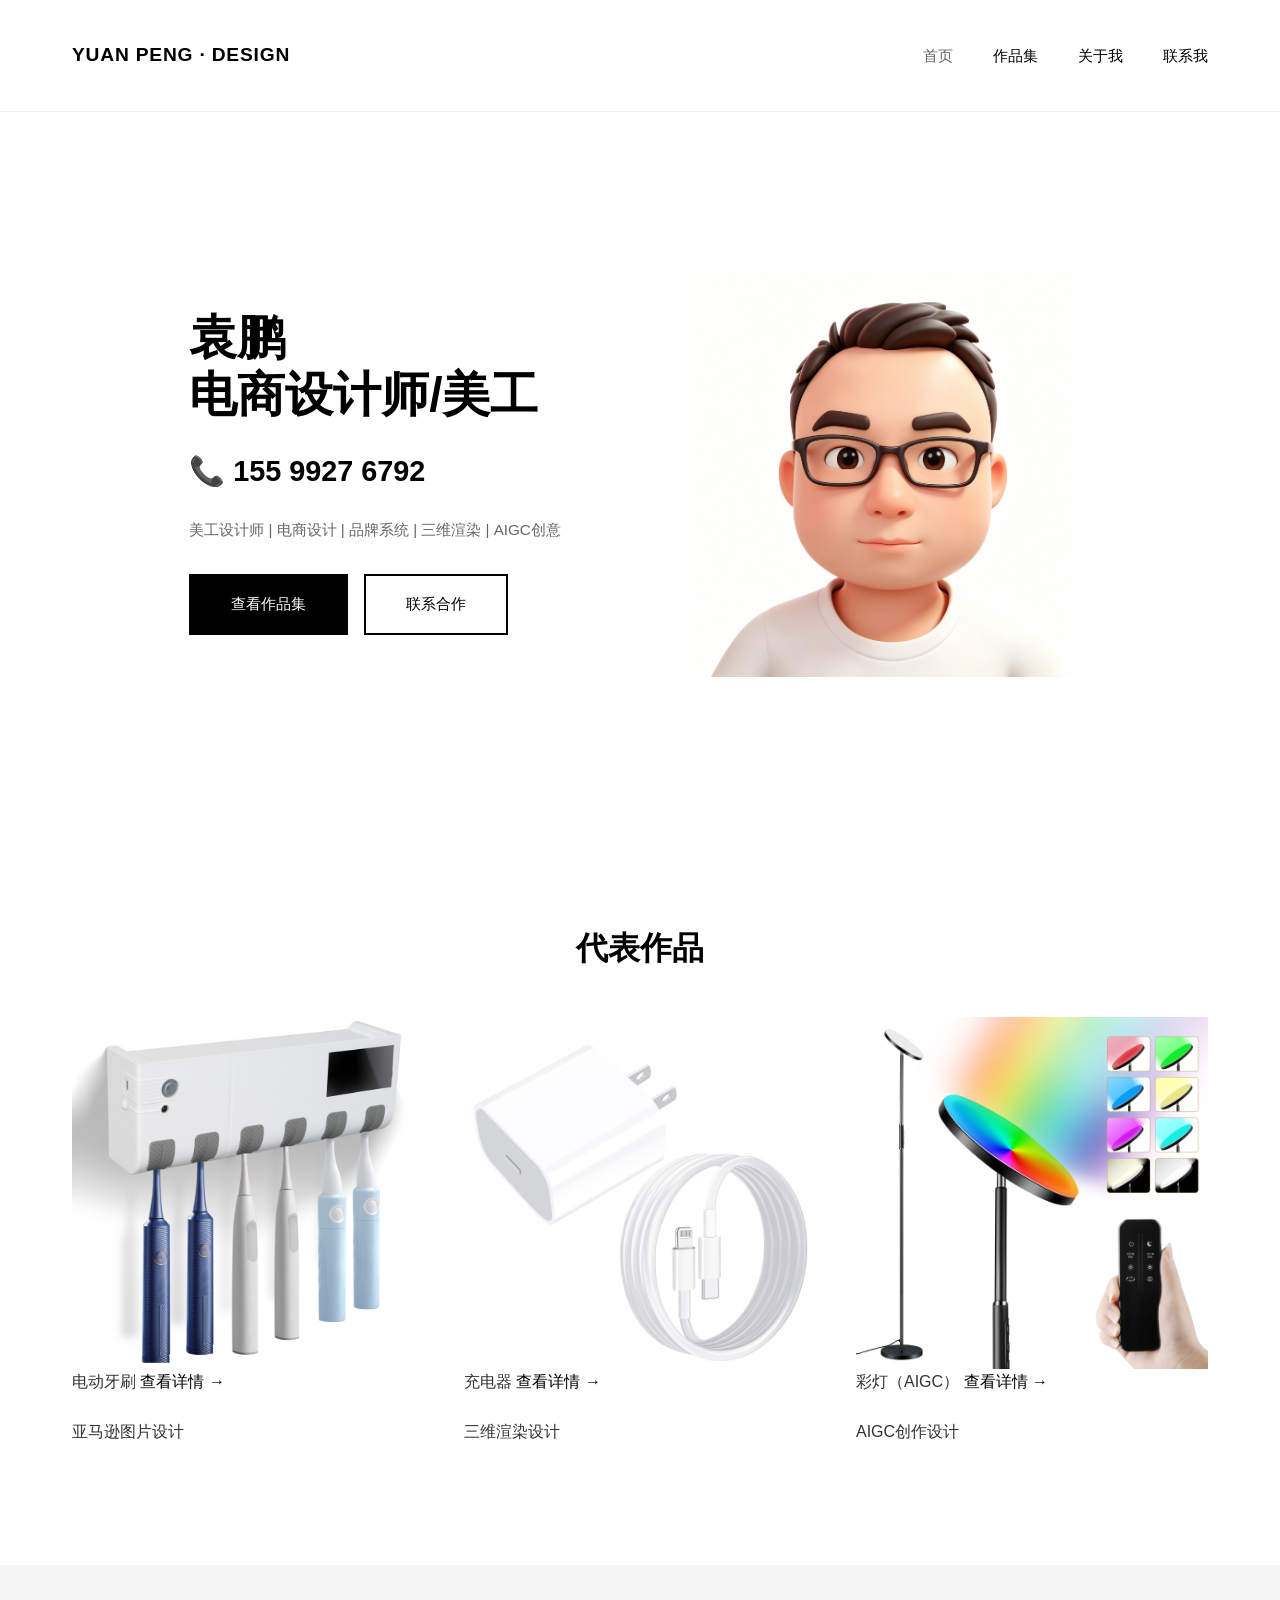
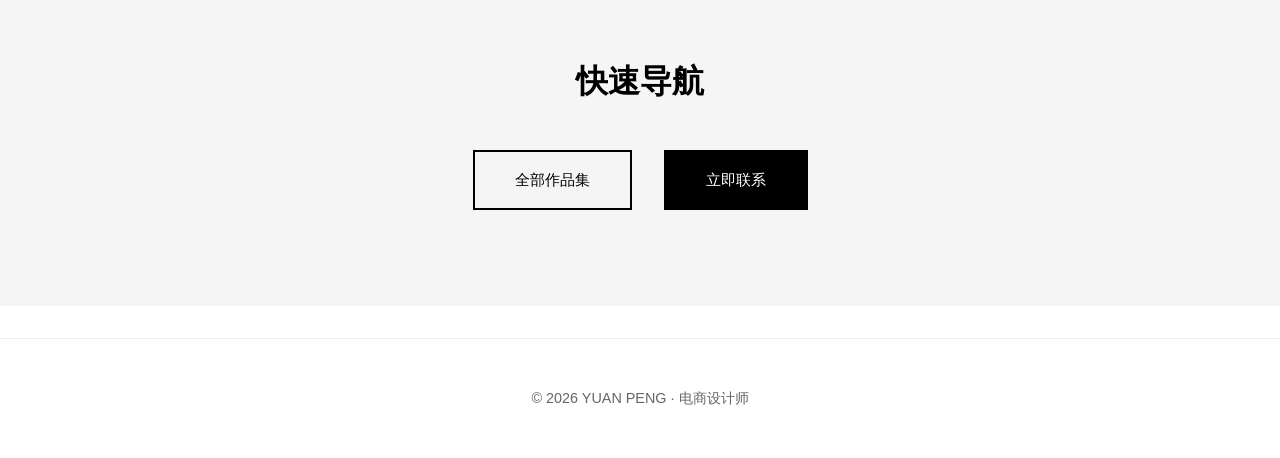
<file: index.html>
<!DOCTYPE html>
<html lang="zh-CN">
<head>
  <meta charset="UTF-8">
  <meta name="viewport" content="width=device-width, initial-scale=1.0">
  <title>袁 鹏 - 电商设计师 | 我的作品集</title>
  <meta name="description" content="专注电商设计、美工设计、AIGC创作，极简高级感设计风格，欢迎合作咨询。">
  <link rel="stylesheet" href="css/style.css">
</head>
<body>
<!-- 导航栏（和原代码完全一致，无改动） -->
<nav class="navbar">
  <div class="container nav-wrap">
    <a href="index.html" class="logo">YUAN PENG · DESIGN</a>
    <ul class="nav-menu">
      <li><a href="index.html" class="active">首页</a></li>
      <li><a href="portfolio.html">作品集</a></li>
      <li><a href="about.html">关于我</a></li>
      <li><a href="contact.html">联系我</a></li>
    </ul>
    <button class="hamburger">☰</button>
  </div>
</nav>

<!-- 英雄区（和原代码完全一致，无改动） -->
<section class="hero">
  <div class="container">
    <div class="hero-content">
      <div class="hero-text-side">
        <h1>袁鹏<br>电商设计师/美工</h1>
        <p class="phone">📞 155 9927 6792</p>
        <p class="tags">美工设计师 | 电商设计 | 品牌系统 | 三维渲染 | AIGC创意</p>
        <div class="hero-buttons">
          <a href="portfolio.html" class="btn btn-primary">查看作品集</a>
          <a href="contact.html" class="btn btn-outline">联系合作</a>
        </div>
      </div>
      <div class="hero-image-side">
        <img src="images/avatar.jpg" alt="袁鹏的形象照" class="hero-img">
      </div>
    </div>
  </div>
</section>

<!-- 代表作品（仅修改3处文字链接，和「查看详情」功能完全一致） -->
<section class="works-section">
  <div class="container">
    <h2>代表作品</h2>
    <div class="grid">
      <!-- 电动牙刷项目：红色方框文字添加跳转链接 -->
      <div class="work-item">
        <img src="images/dd-yashua/DDYS-1.jpg" alt="电动牙刷">
        <p class="work-title">电动牙刷 <a href="work-detail.html?product=dd-yashua" class="view-detail">查看详情 →</a></p>
        <!-- 改动区域：和「查看详情」用同一个链接地址，样式和原文字完全一致 -->
        <span style="background-color: #ffff99;"><p class="work-type"><a href="work-detail.html?product=dd-yashua" style="color: inherit; text-decoration: none;">亚马逊图片设计</a></p></span>
      </div>

      <!-- 充电器项目：同步添加跳转链接 -->
      <div class="work-item">
        <img src="images/chongdianqiXR/CDQ-1.jpg" alt="充电器">
        <p class="work-title">充电器 <a href="work-detail.html?product=chongdianqiXR" class="view-detail">查看详情 →</a></p>
        <span style="background-color: #ffff99;"><p class="work-type"><a href="work-detail.html?product=chongdianqiXR" style="color: inherit; text-decoration: none;">三维渲染设计</a></p></span>
      </div>

      <!-- 彩灯项目：同步添加跳转链接 -->
      <div class="work-item">
        <img src="images/Caideng/CD-1.jpg" alt="彩灯">
        <p class="work-title">彩灯（AIGC） <a href="work-detail.html?product=Caideng" class="view-detail">查看详情 →</a></p>
        <span style="background-color: #ffff99;"><p class="work-type"><a href="work-detail.html?product=Caideng" style="color: inherit; text-decoration: none;">AIGC创作设计</a></p></span>
      </div>
    </div>
  </div>
</section>

<!-- 快捷入口（和原代码完全一致，无改动） -->
<section class="cta-section" style="background:var(--light-gray)">
  <div class="container" style="text-align:center">
    <h2>快速导航</h2>
    <div style="margin-top:2rem; display:flex; gap:2rem; justify-content:center; flex-wrap:wrap">
      <a href="portfolio.html" class="btn">全部作品集</a>
      <a href="contact.html" class="btn btn-primary">立即联系</a>
    </div>
  </div>
</section>

<!-- 页脚（和原代码完全一致，无改动） -->
<footer class="footer">
  <div class="container">
    <p>© 2026 YUAN PENG · 电商设计师</p>
  </div>
</footer>

<!-- 汉堡菜单交互JS（和原代码完全一致，无改动） -->
<script>
const hamburger = document.querySelector('.hamburger');
const navMenu = document.querySelector('.nav-menu');
hamburger.addEventListener('click', () => {
  navMenu.classList.toggle('active');
  hamburger.textContent = navMenu.classList.contains('active') ? '✕' : '☰';
});
document.querySelectorAll('.nav-menu a').forEach(link => {
  link.addEventListener('click', () => {
    navMenu.classList.remove('active');
    hamburger.textContent = '☰';
  });
});
</script>
</body>
</html>
</file>
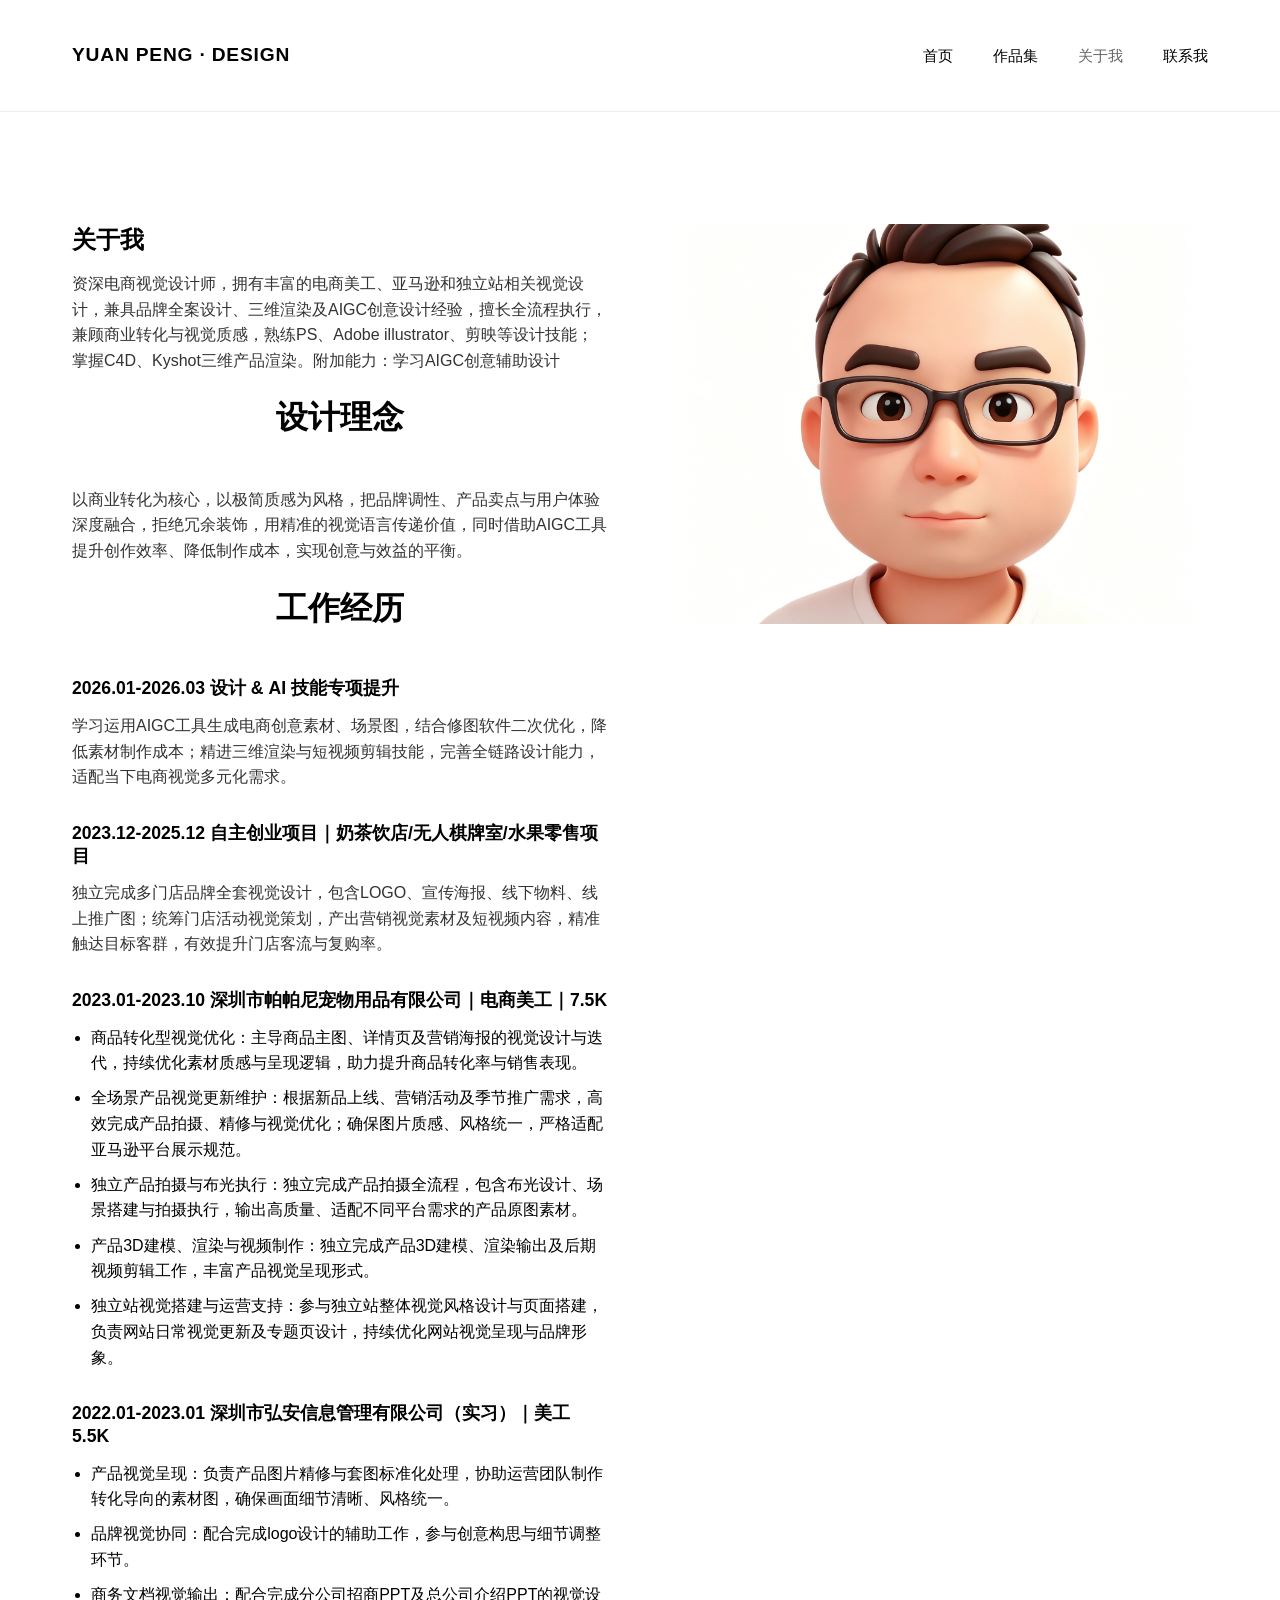
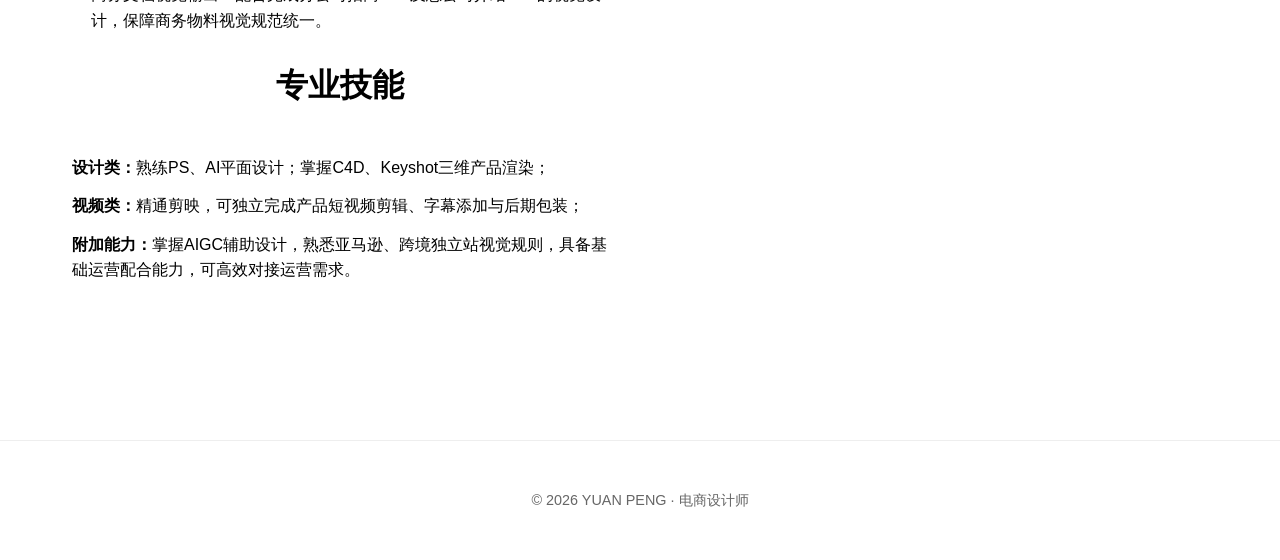
<file: about.html>
<!DOCTYPE html>
<html lang="zh-CN">
<head>
  <meta charset="UTF-8">
  <meta name="viewport" content="width=device-width, initial-scale=1.0">
  <title>关于我 - 袁鹏 | 电商设计师</title>
  <meta name="description" content="了解袁鹏的设计履历、工作经历与专业技能，专注电商设计、三维渲染、AIGC创意设计。">
  <link rel="stylesheet" href="css/style.css">
</head>
<body>
<!-- 导航栏（全站统一） -->
<nav class="navbar">
  <div class="container nav-wrap">
    <a href="index.html" class="logo">YUAN PENG · DESIGN</a>
    <ul class="nav-menu">
      <li><a href="index.html">首页</a></li>
      <li><a href="portfolio.html">作品集</a></li>
      <li><a href="about.html" class="active">关于我</a></li>
      <li><a href="contact.html">联系我</a></li>
    </ul>
    <button class="hamburger">☰</button>
  </div>
</nav>

<!-- 关于我主体内容 -->
<section class="about-section">
  <div class="container">
    <div class="about-content">
      <div class="about-text">
        <h1>关于我</h1>
        <p>资深电商视觉设计师，拥有丰富的电商美工、亚马逊和独立站相关视觉设计，兼具品牌全案设计、三维渲染及AIGC创意设计经验，擅长全流程执行，兼顾商业转化与视觉质感，熟练PS、Adobe illustrator、剪映等设计技能；掌握C4D、Kyshot三维产品渲染。附加能力：学习AIGC创意辅助设计</p>
        
        <h2>设计理念</h2>
        <p>以商业转化为核心，以极简质感为风格，把品牌调性、产品卖点与用户体验深度融合，拒绝冗余装饰，用精准的视觉语言传递价值，同时借助AIGC工具提升创作效率、降低制作成本，实现创意与效益的平衡。</p>
        
        <h2>工作经历</h2>
        <div class="experience-list">
          <div class="experience-item">
            <h3>2026.01-2026.03  设计 & AI 技能专项提升</h3>
            <p>学习运用AIGC工具生成电商创意素材、场景图，结合修图软件二次优化，降低素材制作成本；精进三维渲染与短视频剪辑技能，完善全链路设计能力，适配当下电商视觉多元化需求。</p>
          </div>

          <div class="experience-item">
            <h3>2023.12-2025.12  自主创业项目｜奶茶饮店/无人棋牌室/水果零售项目</h3>
            <p>独立完成多门店品牌全套视觉设计，包含LOGO、宣传海报、线下物料、线上推广图；统筹门店活动视觉策划，产出营销视觉素材及短视频内容，精准触达目标客群，有效提升门店客流与复购率。</p>
          </div>

          <div class="experience-item">
            <h3>2023.01-2023.10  深圳市帕帕尼宠物用品有限公司｜电商美工｜7.5K</h3>
            <ul>
              <li>商品转化型视觉优化：主导商品主图、详情页及营销海报的视觉设计与迭代，持续优化素材质感与呈现逻辑，助力提升商品转化率与销售表现。</li>
              <li>全场景产品视觉更新维护：根据新品上线、营销活动及季节推广需求，高效完成产品拍摄、精修与视觉优化；确保图片质感、风格统一，严格适配亚马逊平台展示规范。</li>
              <li>独立产品拍摄与布光执行：独立完成产品拍摄全流程，包含布光设计、场景搭建与拍摄执行，输出高质量、适配不同平台需求的产品原图素材。</li>
              <li>产品3D建模、渲染与视频制作：独立完成产品3D建模、渲染输出及后期视频剪辑工作，丰富产品视觉呈现形式。</li>
              <li>独立站视觉搭建与运营支持：参与独立站整体视觉风格设计与页面搭建，负责网站日常视觉更新及专题页设计，持续优化网站视觉呈现与品牌形象。</li>
            </ul>
          </div>

          <div class="experience-item">
            <h3>2022.01-2023.01  深圳市弘安信息管理有限公司（实习）｜美工 5.5K</h3>
            <ul>
              <li>产品视觉呈现：负责产品图片精修与套图标准化处理，协助运营团队制作转化导向的素材图，确保画面细节清晰、风格统一。</li>
              <li>品牌视觉协同：配合完成logo设计的辅助工作，参与创意构思与细节调整环节。</li>
              <li>商务文档视觉输出：配合完成分公司招商PPT及总公司介绍PPT的视觉设计，保障商务物料视觉规范统一。</li>
            </ul>
          </div>
        </div>
        
        <h2>专业技能</h2>
        <div class="skills-group">
          <div class="skill-item">
            <strong>设计类：</strong>熟练PS、AI平面设计；掌握C4D、Keyshot三维产品渲染；
          </div>
          <div class="skill-item">
            <strong>视频类：</strong>精通剪映，可独立完成产品短视频剪辑、字幕添加与后期包装；
          </div>
          <div class="skill-item">
            <strong>附加能力：</strong>掌握AIGC辅助设计，熟悉亚马逊、跨境独立站视觉规则，具备基础运营配合能力，可高效对接运营需求。
          </div>
        </div>
      </div>
      
      <div class="about-image">
        <img src="images/avatar.jpg" alt="袁鹏工作形象照" class="about-img">
      </div>
    </div>
  </div>
</section>

<!-- 页脚（全站统一） -->
<footer class="footer">
  <div class="container">
    <p>© 2026 YUAN PENG · 电商设计师</p>
  </div>
</footer>

<!-- 汉堡菜单交互JS -->
<script>
  const hamburger = document.querySelector('.hamburger');
  const navMenu = document.querySelector('.nav-menu');
  
  hamburger.addEventListener('click', () => {
    navMenu.classList.toggle('active');
    hamburger.textContent = navMenu.classList.contains('active') ? '✕' : '☰';
  });
  
  document.querySelectorAll('.nav-menu a').forEach(link => {
    link.addEventListener('click', () => {
      navMenu.classList.remove('active');
      hamburger.textContent = '☰';
    });
  });
</script>
</body>
</html>
</file>
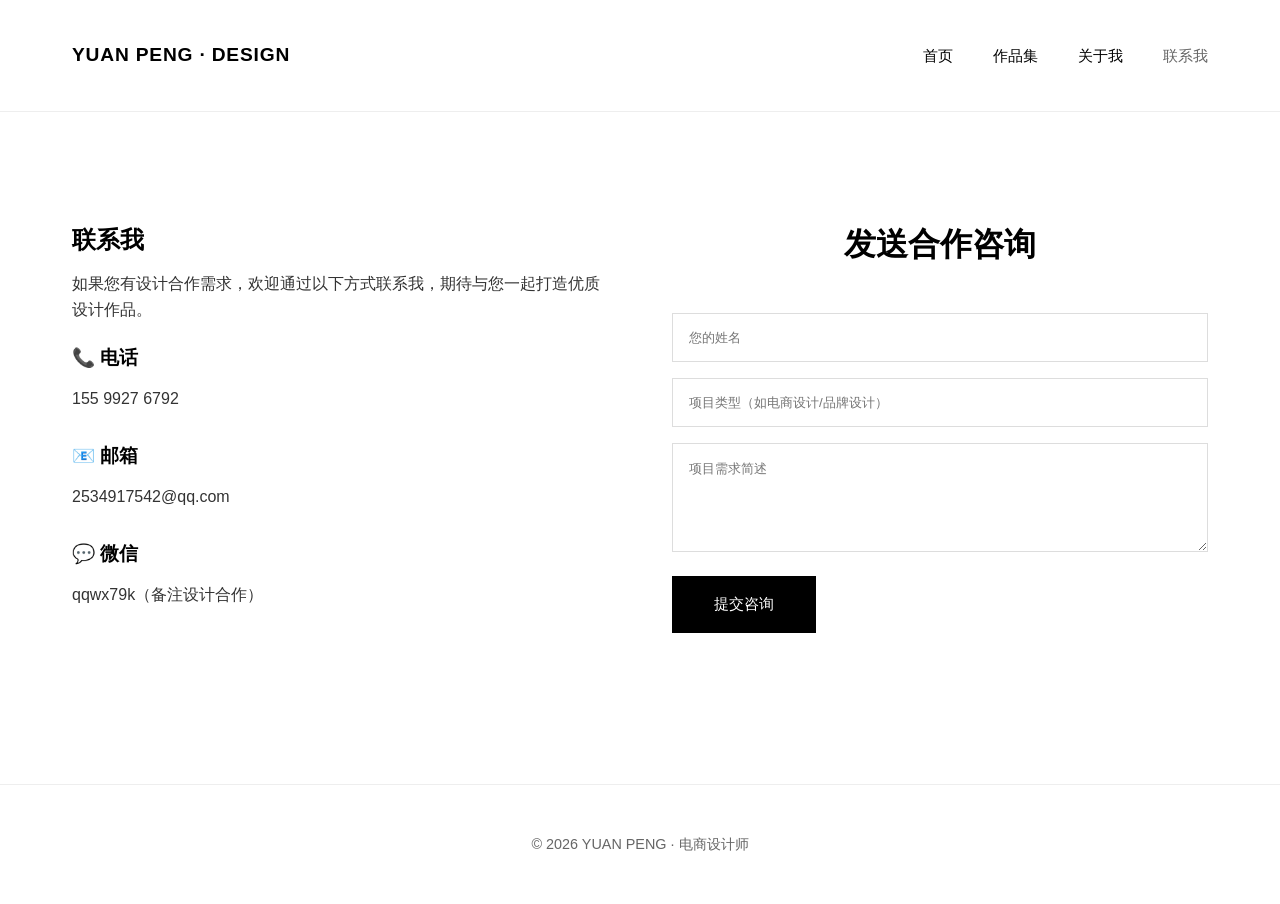
<file: contact.html>
<!DOCTYPE html>
<html lang="zh-CN">
<head>
  <meta charset="UTF-8">
  <meta name="viewport" content="width=device-width, initial-scale=1.0">
  <title>联系我 - 袁鹏 | 电商设计师</title>
  <meta name="description" content="联系袁鹏进行设计合作，获取联系方式与合作咨询。">
  <link rel="stylesheet" href="css/style.css">
</head>
<body>
<!-- 导航栏 -->
<nav class="navbar">
  <div class="container nav-wrap">
    <a href="index.html" class="logo">YUAN PENG · DESIGN</a>
    <ul class="nav-menu">
      <li><a href="index.html">首页</a></li>
      <li><a href="portfolio.html">作品集</a></li>
      <li><a href="about.html">关于我</a></li>
      <li><a href="contact.html" class="active">联系我</a></li>
    </ul>
    <button class="hamburger">☰</button>
  </div>
</nav>

<!-- 联系我内容 -->
<section class="contact-section">
  <div class="container">
    <div class="contact-content">
      <div class="contact-info">
        <h1>联系我</h1>
        <p>如果您有设计合作需求，欢迎通过以下方式联系我，期待与您一起打造优质设计作品。</p>
        
        <div class="contact-item">
          <h3>📞 电话</h3>
          <p>155 9927 6792</p>
        </div>
        <div class="contact-item">
          <h3>📧 邮箱</h3>
          <p>2534917542@qq.com</p>
        </div>
        <div class="contact-item">
          <h3>💬 微信</h3>
          <p>qqwx79k（备注设计合作）</p>
        </div>
      </div>
      <div class="contact-form">
        <h2>发送合作咨询</h2>
        <form>
          <input type="text" placeholder="您的姓名" required>
          <input type="text" placeholder="项目类型（如电商设计/品牌设计）" required>
          <textarea placeholder="项目需求简述" rows="5" required></textarea>
          <button type="submit" class="btn btn-primary">提交咨询</button>
        </form>
      </div>
    </div>
  </div>
</section>

<!-- 页脚 -->
<footer class="footer">
  <div class="container">
    <p>© 2026 YUAN PENG · 电商设计师</p>
  </div>
</footer>

<!-- 汉堡菜单JS -->
<script>
const hamburger = document.querySelector('.hamburger');
const navMenu = document.querySelector('.nav-menu');

hamburger.addEventListener('click', () => {
  navMenu.classList.toggle('active');
  hamburger.textContent = navMenu.classList.contains('active') ? '✕' : '☰';
});

document.querySelectorAll('.nav-menu a').forEach(link => {
  link.addEventListener('click', () => {
    navMenu.classList.remove('active');
    hamburger.textContent = '☰';
  });
});
</script>
</body>
</html>
</file>
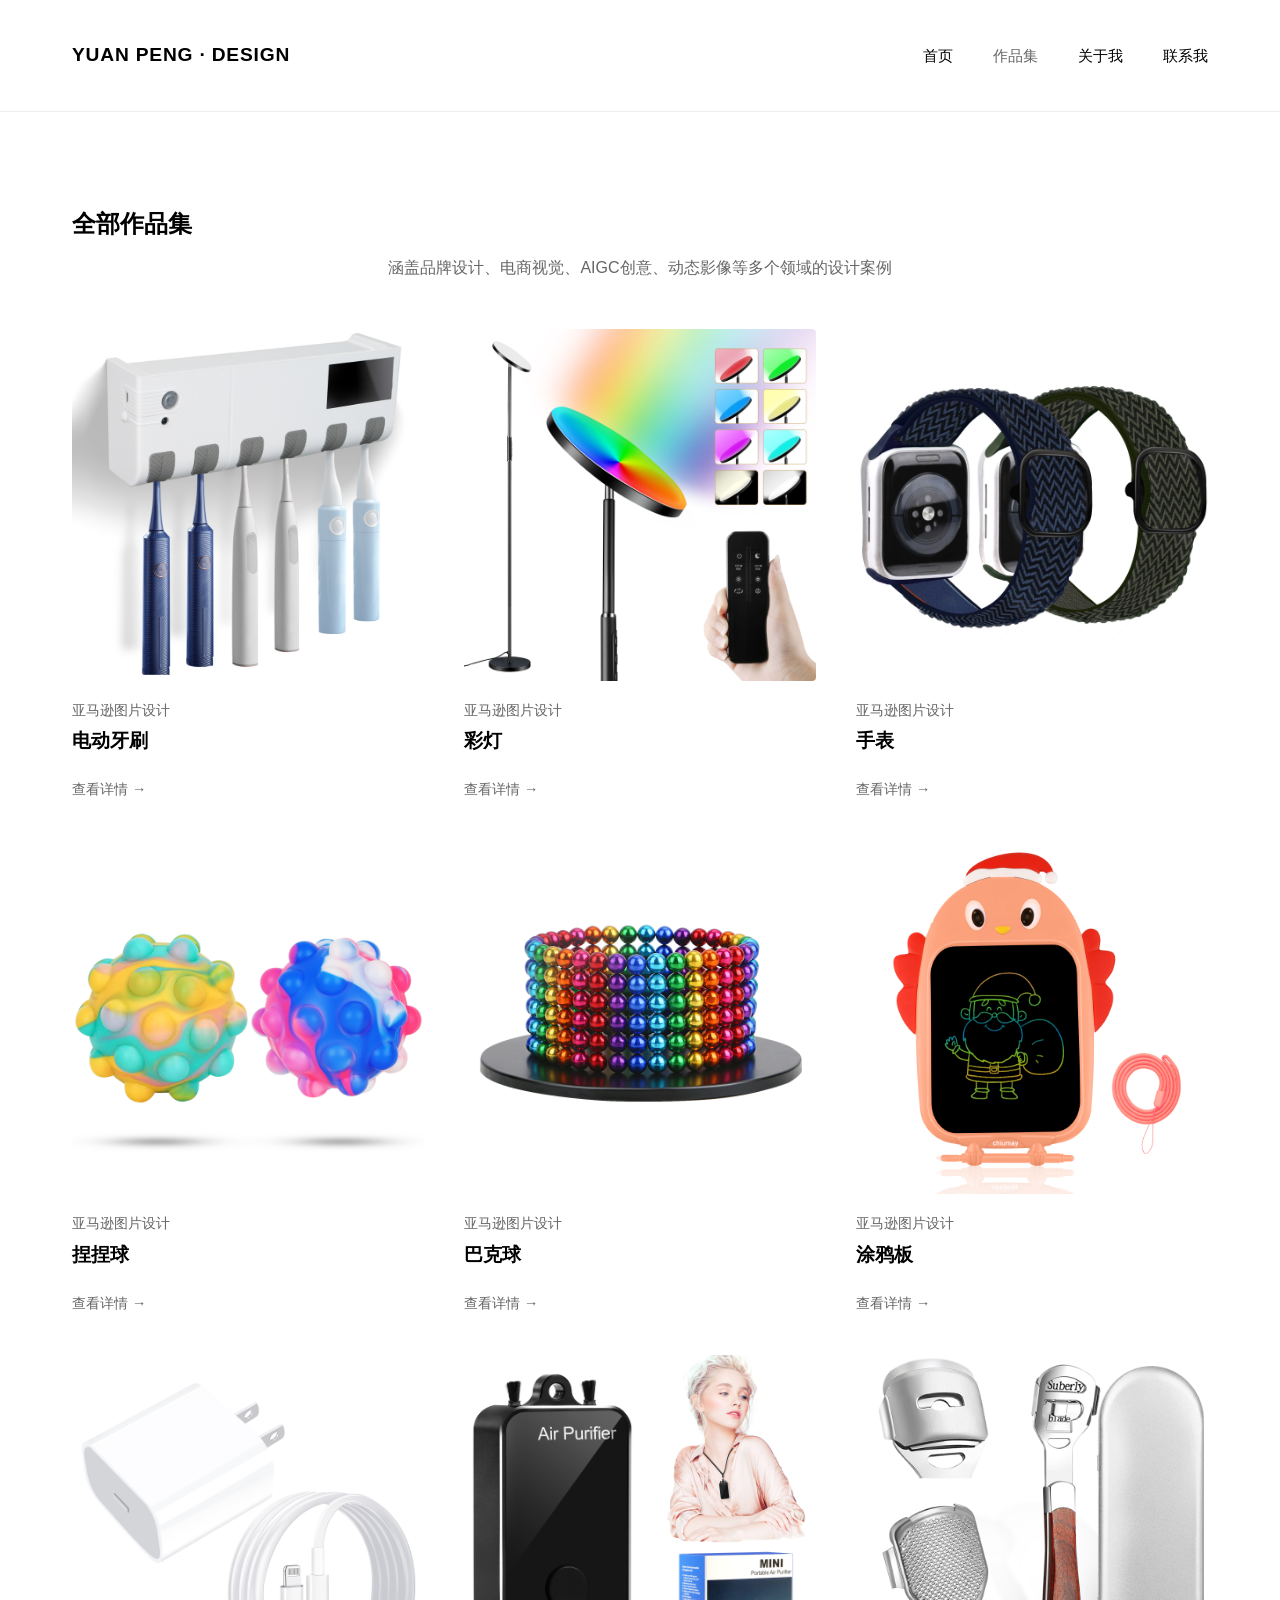
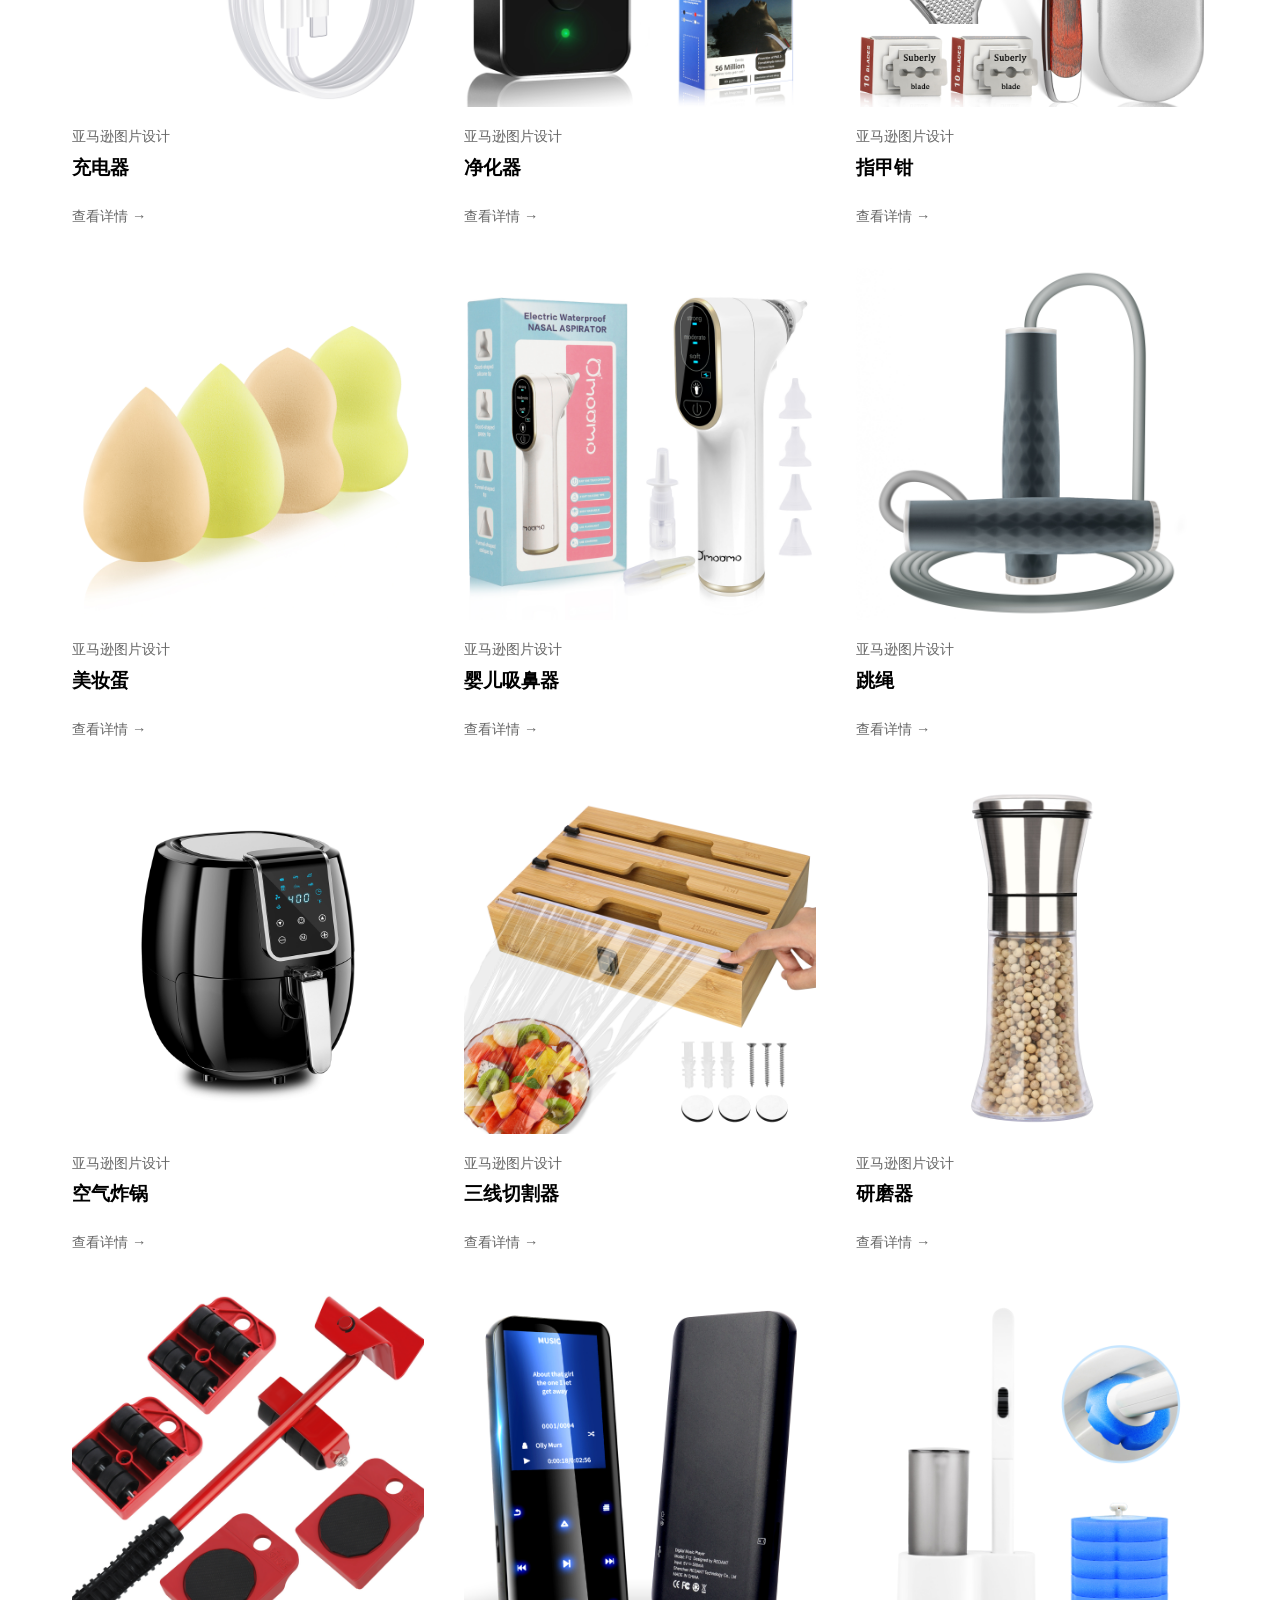
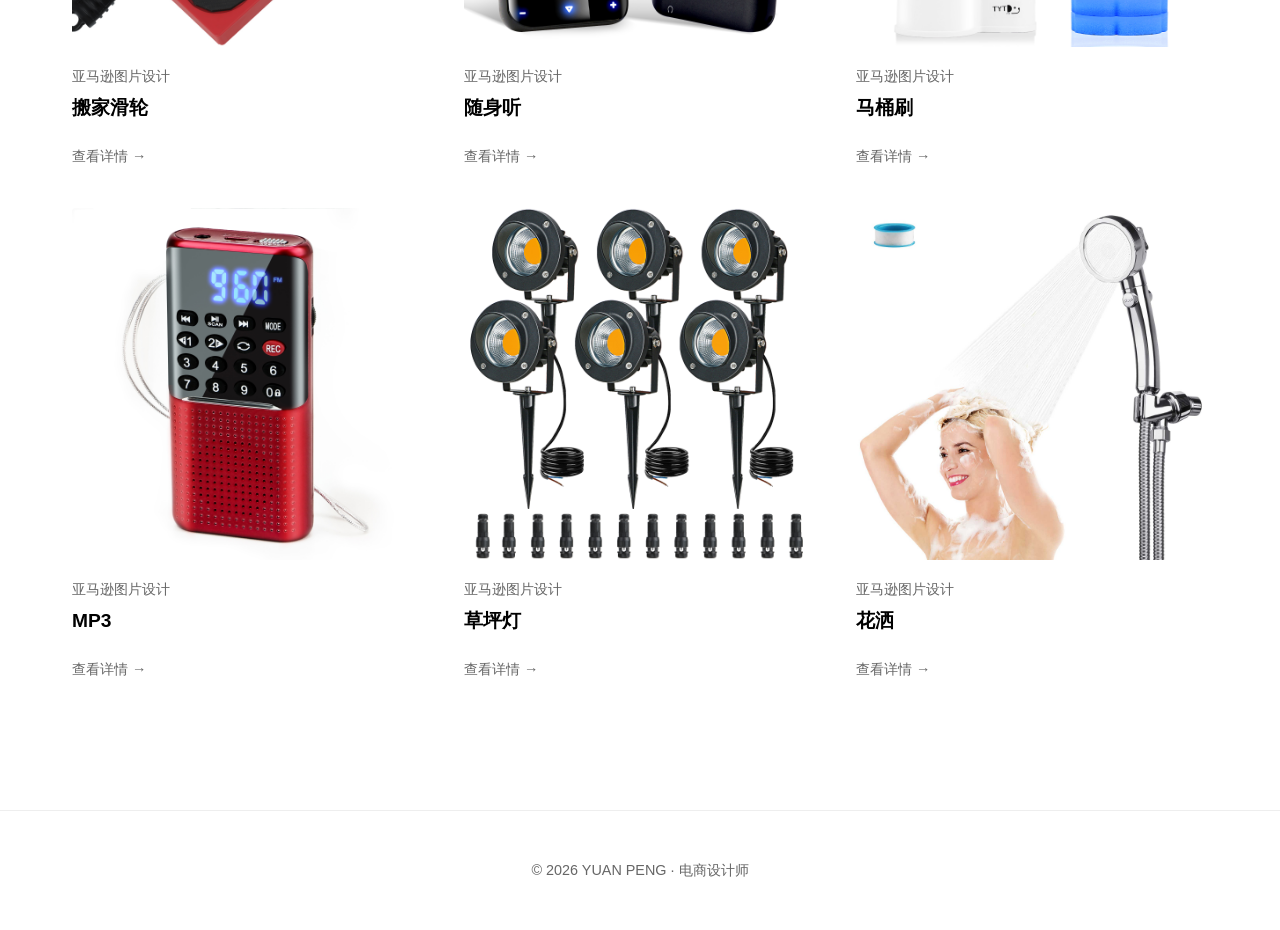
<file: portfolio.html>
<!DOCTYPE html>
<html lang="zh-CN">
<head>
  <meta charset="UTF-8">
  <meta name="viewport" content="width=device-width, initial-scale=1.0">
  <title>作品集 - 袁鹏 | 电商设计师</title>
  <meta name="description" content="袁鹏的电商设计、品牌设计、AIGC创意作品集，极简高级感设计案例展示。">
  <link rel="stylesheet" href="css/style.css">
</head>
<body>
<!-- 导航栏 -->
<nav class="navbar">
  <div class="container nav-wrap">
    <a href="index.html" class="logo">YUAN PENG · DESIGN</a>
    <ul class="nav-menu">
      <li><a href="index.html">首页</a></li>
      <li><a href="portfolio.html" class="active">作品集</a></li>
      <li><a href="about.html">关于我</a></li>
      <li><a href="contact.html">联系我</a></li>
    </ul>
    <button class="hamburger">☰</button>
  </div>
</nav>

<!-- 作品集列表 -->
<section class="portfolio-section">
  <div class="container">
    <h1>全部作品集</h1>
    <p class="section-desc">涵盖品牌设计、电商视觉、AIGC创意、动态影像等多个领域的设计案例</p>
    
    <div class="grid">
      <div class="work-card">
        <img src="images/dd-yashua/DDYS-1.jpg" alt="图片设计">
        <span class="work-tag">亚马逊图片设计</span>
        <h3>电动牙刷</h3>
        <a href="work-detail.html?product=dd-yashua" class="view-link">查看详情 →</a>
      </div>
      <div class="work-card">
        <img src="images/Caideng/CD-1.jpg" alt="图片设计">
        <span class="work-tag">亚马逊图片设计</span>
        <h3>彩灯</h3>
        <a href="work-detail.html?product=Caideng" class="view-link">查看详情 →</a>
      </div>
      <div class="work-card">
        <img src="images/watch/SB-1.jpg" alt="图片设计">
        <span class="work-tag">亚马逊图片设计</span>
        <h3>手表</h3>
        <a href="work-detail.html?product=watch" class="view-link">查看详情 →</a>
      </div>
      <div class="work-card">
        <img src="images/nienieqiu/NNQ-1.jpg" alt="图片设计">
        <span class="work-tag">亚马逊图片设计</span>
        <h3>捏捏球</h3>
        <a href="work-detail.html?product=nienieqiu" class="view-link">查看详情 →</a>
      </div>
      <div class="work-card">
        <img src="images/bakeqqiu/BAQ-1.jpg" alt="图片设计">
        <span class="work-tag">亚马逊图片设计</span>
        <h3>巴克球</h3>
        <a href="work-detail.html?product=bakeqqiu" class="view-link">查看详情 →</a>
      </div>
      <div class="work-card">
        <img src="images/tuyaban/TYB-1.jpg" alt="图片设计">
        <span class="work-tag">亚马逊图片设计</span>
        <h3>涂鸦板</h3>
        <a href="work-detail.html?product=tuyaban" class="view-link">查看详情 →</a>
      </div>
            <div class="work-card">
        <img src="images/chongdianqiXR/CDQ-1.jpg" alt="图片设计">
        <span class="work-tag">亚马逊图片设计</span>
        <h3>充电器</h3>
        <a href="work-detail.html?product=chongdianqiXR" class="view-link">查看详情 →</a>
      </div>
      <div class="work-card">
        <img src="images/kq-jinghuaqi/JHQ-1.jpg" alt="图片设计">
        <span class="work-tag">亚马逊图片设计</span>
        <h3>净化器</h3>
        <a href="work-detail.html?product=kq-jinghuaqi" class="view-link">查看详情 →</a>
      </div>
      <div class="work-card">
        <img src="images/zhijaiqia/zjq-1 (1).jpg" alt="图片设计">
        <span class="work-tag">亚马逊图片设计</span>
        <h3>指甲钳</h3>
        <a href="work-detail.html?product=zhijaiqia" class="view-link">查看详情 →</a>
      </div>
      <div class="work-card">
        <img src="images/meizhuangdan/MZD-1.jpg" alt="图片设计">
        <span class="work-tag">亚马逊图片设计</span>
        <h3>美妆蛋</h3>
        <a href="work-detail.html?product=meizhuangdan" class="view-link">查看详情 →</a>
      </div>
      <div class="work-card">
        <img src="images/yingerxibiqi/xbq1.jpg" alt="图片设计">
        <span class="work-tag">亚马逊图片设计</span>
        <h3>婴儿吸鼻器</h3>
        <a href="work-detail.html?product=yingerxibiqi" class="view-link">查看详情 →</a>
      </div>
      <div class="work-card">
        <img src="images/tiaoshen/TS-1 (1).jpg" alt="图片设计">
        <span class="work-tag">亚马逊图片设计</span>
        <h3>跳绳</h3>
        <a href="work-detail.html?product=tiaoshen" class="view-link">查看详情 →</a>
      </div>
      <div class="work-card">
        <img src="images/kq-zhaguo/KQZG-1.jpg" alt="图片设计">
        <span class="work-tag">亚马逊图片设计</span>
        <h3>空气炸锅</h3>
        <a href="work-detail.html?product=kq-zhaguo" class="view-link">查看详情 →</a>
      </div>
      <div class="work-card">
        <img src="images/qiegeqi/QGQ-1.jpg" alt="图片设计">
        <span class="work-tag">亚马逊图片设计</span>
        <h3>三线切割器</h3>
        <a href="work-detail.html?product=qiegeqi" class="view-link">查看详情 →</a>
      </div>
      <div class="work-card">
        <img src="images/yanmoqi/YMQ-1.jpg" alt="图片设计">
        <span class="work-tag">亚马逊图片设计</span>
        <h3>研磨器</h3>
        <a href="work-detail.html?product=yanmoqi" class="view-link">查看详情 →</a>
      </div>
      <div class="work-card">
        <img src="images/Banjiahualun/HL-1.jpg" alt="图片设计">
        <span class="work-tag">亚马逊图片设计</span>
        <h3>搬家滑轮</h3>
        <a href="work-detail.html?product=Banjiahualun" class="view-link">查看详情 →</a>
      </div>
      <div class="work-card">
        <img src="images/suishenting/SST-1.jpg" alt="图片设计">
        <span class="work-tag">亚马逊图片设计</span>
        <h3>随身听</h3>
        <a href="work-detail.html?product=suishenting" class="view-link">查看详情 →</a>
      </div>
      <div class="work-card">
        <img src="images/matongshua/MTS-1.jpg" alt="图片设计">
        <span class="work-tag">亚马逊图片设计</span>
        <h3>马桶刷</h3>
        <a href="work-detail.html?product=matongshua" class="view-link">查看详情 →</a>
      </div>      
      <div class="work-card">
        <img src="images/MP3/MP3-1.jpg" alt="图片设计">
        <span class="work-tag">亚马逊图片设计</span>
        <h3>MP3</h3>
        <a href="work-detail.html?product=MP3" class="view-link">查看详情 →</a>
      </div>
      <div class="work-card">
        <img src="images/caopingdeng/CPD-1.jpg" alt="图片设计">
        <span class="work-tag">亚马逊图片设计</span>
        <h3>草坪灯</h3>
        <a href="work-detail.html?product=Caopingdeng" class="view-link">查看详情 →</a>
      </div>
      <div class="work-card">
        <img src="images/huasa/HS-1.jpg" alt="图片设计">
        <span class="work-tag">亚马逊图片设计</span>
        <h3>花洒</h3>
        <a href="work-detail.html?product=huasa" class="view-link">查看详情 →</a>
      </div>
    </div>
  </div>
</section>

<!-- 页脚 -->
<footer class="footer">
  <div class="container">
    <p>© 2026 YUAN PENG · 电商设计师</p>
  </div>
</footer>

<!-- 汉堡菜单JS -->
<script>
const hamburger = document.querySelector('.hamburger');
const navMenu = document.querySelector('.nav-menu');

hamburger.addEventListener('click', () => {
  navMenu.classList.toggle('active');
  hamburger.textContent = navMenu.classList.contains('active') ? '✕' : '☰';
});

document.querySelectorAll('.nav-menu a').forEach(link => {
  link.addEventListener('click', () => {
    navMenu.classList.remove('active');
    hamburger.textContent = '☰';
  });
});
</script>
</body>
</html>
</file>
<file: css/style.css>
/* ======================
   全局基础样式
====================== */
:root {
  --black: #000000;
  --light-gray: #f5f5f5;
  --white: #ffffff;
  --max-width: 1200px;
  --padding: 1rem 2rem;
}

* {
  margin: 0;
  padding: 0;
  box-sizing: border-box;
  font-family: -apple-system, BlinkMacSystemFont, "Segoe UI", Roboto, sans-serif;
}

body {
  line-height: 1.6;
  color: var(--black);
  background-color: var(--white);
}

.container {
  max-width: var(--max-width);
  margin: 0 auto;
  padding: var(--padding);
}

a {
  text-decoration: none;
  color: var(--black);
}

ul {
  list-style: none;
}

img {
  max-width: 100%;
  display: block;
}

h1, h2, h3 {
  line-height: 1.3;
  margin-bottom: 1rem;
  font-weight: 600;
}

p {
  margin-bottom: 1.5rem;
  color: #333;
  font-weight: 400;
}

/* ======================
   导航栏 + 汉堡菜单
====================== */
.navbar {
  padding: 1.5rem 0;
  border-bottom: 1px solid #eee;
  position: sticky;
  top: 0;
  background: var(--white);
  z-index: 999;
}

.nav-wrap {
  display: flex;
  justify-content: space-between;
  align-items: center;
}

.logo {
  font-size: 1.2rem;
  font-weight: 700;
  letter-spacing: 0.05rem;
}

.nav-menu {
  display: flex;
  gap: 2.5rem;
}

.nav-menu a {
  font-size: 0.95rem;
  transition: opacity 0.3s;
}

.nav-menu a.active,
.nav-menu a:hover {
  opacity: 0.6;
}

.hamburger {
  display: none;
  background: none;
  border: none;
  font-size: 1.5rem;
  cursor: pointer;
}

/* ======================
   按钮通用样式
====================== */
.btn {
  display: inline-block;
  padding: 1rem 2.5rem;
  border-radius: 0;
  transition: all 0.3s;
  border: 2px solid var(--black);
  cursor: pointer;
  font-size: 0.95rem;
}
.btn-primary {
  background: var(--black);
  color: var(--white);
}
.btn-outline {
  background: transparent;
  color: var(--black);
}
.btn:hover {
  opacity: 0.8;
}

/* ======================
   首页英雄区（PC左文右图 | 手机上下）
====================== */
.hero {
  padding: 6rem 0;
  min-height: 80vh;
  display: flex;
  align-items: center;
}

.hero-content {
  width: 100%;
}

/* PC端布局 */
@media (min-width: 769px) {
  .hero-content {
    display: flex;
    align-items: center;
    justify-content: space-between;
    gap: 5rem;
  }
  .hero-text-side {
    flex: 1;
    max-width: 550px;
    text-align: left;
  }
  .hero-image-side {
    flex: 1;
    max-width: 450px;
  }
  .hero-img {
    width: 100%;
    aspect-ratio: 1 / 1; /* 强制1:1正方形 */
    object-fit: cover;
    object-position: center;
    border-radius: 4px;
  }
}

/* 手机端布局 */
@media (max-width: 768px) {
  .hero-content {
    text-align: center;
  }
  .hero-text-side {
    margin-bottom: 2rem;
  }
  .hero-img {
    width: 100%;
    max-width: 300px; /* 手机端限制最大宽度，避免撑满 */
    aspect-ratio: 1 / 1; /* 手机端也改为正方形 */
    margin: 0 auto;
    object-fit: cover;
    border-radius: 4px; /* 去掉圆形，改为和PC端一致的圆角 */
    border: none; /* 去掉圆形边框 */
  }
  .hero-buttons {
    justify-content: center;
  }
}

/* 英雄区文字样式 */
.hero-text-side h1 {
  font-size: 3rem;
  line-height: 1.2;
  font-weight: 700;
}
.phone {
  font-size: 1.8rem;
  font-weight: 600;
  color: var(--black);
  margin: 1.5rem 0;
}
.tags {
  font-size: 0.95rem;
  color: #666;
  margin-bottom: 2rem;
}
.hero-buttons {
  display: flex;
  gap: 1rem;
  flex-wrap: wrap;
}

/* ======================
   作品展示网格（首页+作品集）
====================== */
.works-section,
.portfolio-section {
  padding: 5rem 0;
}
section h2 {
  text-align: center;
  font-size: 2rem;
  margin-bottom: 3rem;
}
.section-desc {
  text-align: center;
  max-width: 600px;
  margin: 0 auto 3rem;
  color: #666;
}
.grid {
  display: grid;
  grid-template-columns: repeat(auto-fit, minmax(300px, 1fr));
  gap: 2.5rem;
}
.work-card {
  transition: transform 0.3s;
}
.work-card:hover {
  transform: translateY(-5px);
}
.work-card img {
  width: 100%;
  aspect-ratio: 1 / 1; 
  object-fit: cover;
  margin-bottom: 1rem;
  border-radius: 4px;
}
.work-tag {
  display: inline-block;
  font-size: 0.85rem;
  color: #666;
  margin-bottom: 0.5rem;
}
.work-card h3 {
  font-size: 1.2rem;
}
.view-link {
  display: inline-block;
  margin-top: 0.5rem;
  font-size: 0.9rem;
  color: #666;
  transition: color 0.3s;
}
.view-link:hover {
  color: var(--black);
}

/* ======================
   淘宝式作品画廊（大图+缩略图切换）
====================== */
.tb-gallery {
  max-width: 900px;
  margin: 0 auto 3rem;
}
.tb-main {
  width: 100%;
  margin-bottom: 1rem;
}
.tb-main img {
  width: 100%;
  height: auto;
  object-fit: cover;
  border-radius: 4px;
}
.tb-thumb {
  display: flex;
  gap: 0.8rem;
  overflow-x: auto;
  padding-bottom: 0.5rem;
}
.tb-thumb img {
  width: 90px;
  height: 90px;
  object-fit: cover;
  border-radius: 2px;
  cursor: pointer;
  opacity: 0.85;
  transition: all 0.2s ease;
  border: 2px solid transparent;
  flex-shrink: 0;
}
.tb-thumb img.active {
  border-color: #000;
  opacity: 1;
}
.tb-thumb img:hover {
  opacity: 1;
}

/* ======================
   关于我页面（工作经历+专业技能）
====================== */
.about-section {
  padding: 6rem 0;
}
.about-content {
  display: flex;
  align-items: flex-start;
  gap: 4rem;
}
.about-text {
  flex: 1;
}
.about-image {
  flex: 1;
}
.about-img {
  width: 100%;
  height: 400px;
  object-fit: cover;
  border-radius: 4px;
}

/* 工作经历样式 */
.experience-list {
  margin: 1rem 0;
}
.experience-item {
  margin-bottom: 2rem;
}
.experience-item h3 {
  font-size: 1.1rem;
  margin-bottom: 0.8rem;
  color: #000;
}
.experience-item ul {
  padding-left: 1.2rem;
  margin-top: 0.5rem;
}
.experience-item li {
  margin-bottom: 0.6rem;
  line-height: 1.6;
  list-style: disc;
}

/* 专业技能样式 */
.skills-group {
  margin-top: 1rem;
}
.skill-item {
  margin-bottom: 0.8rem;
  line-height: 1.6;
}

/* ======================
   联系我页面
====================== */
.contact-section {
  padding: 6rem 0;
}
.contact-content {
  display: flex;
  gap: 4rem;
}
.contact-info, .contact-form {
  flex: 1;
}
.contact-item {
  margin-bottom: 2rem;
}
.contact-form input, 
.contact-form textarea {
  width: 100%;
  padding: 1rem;
  margin-bottom: 1rem;
  border: 1px solid #ddd;
  font-family: inherit;
}

/* ======================
   作品详情页面
====================== */
.work-detail-section {
  padding: 6rem 0;
}
.work-detail-header {
  text-align: center;
  margin-bottom: 3rem;
}
.work-tag-detail {
  color: #666;
  font-size: 1rem;
}
.work-detail-content {
  max-width: 800px;
  margin: 0 auto;
}
.back-link {
  text-align: center;
  margin-top: 3rem;
}

/* ======================
   快捷入口 + 页脚
====================== */
.cta-section {
  padding: 5rem 0;
}
.footer {
  padding: 2rem 0;
  text-align: center;
  border-top: 1px solid #eee;
  margin-top: 2rem;
}
.footer p {
  color: #666;
  margin: 0;
  font-size: 0.9rem;
}

/* ======================
   移动端全适配
====================== */
@media (max-width: 768px) {
  /* 汉堡菜单 */
  .nav-menu {
    display: none;
    position: absolute;
    top: 100%;
    left: 0;
    right: 0;
    background: var(--white);
    flex-direction: column;
    gap: 1.5rem;
    padding: 1.5rem 2rem;
    border-top: 1px solid #eee;
    box-shadow: 0 4px 6px rgba(0,0,0,0.05);
  }
  .nav-menu.active {
    display: flex;
  }
  .hamburger {
    display: block;
  }

  /* 字体适配 */
  .hero-text-side h1 {
    font-size: 2.2rem;
  }
  .grid {
    grid-template-columns: 1fr;
  }

  /* 页面布局适配 */
  .about-content, 
  .contact-content {
    flex-direction: column;
    gap: 2rem;
  }
  .about-img {
    height: 300px;
  }

  /* 淘宝画廊移动端 */
  .tb-thumb img{
    width: 70px;
    height: 70px;
  }
}
</file>
